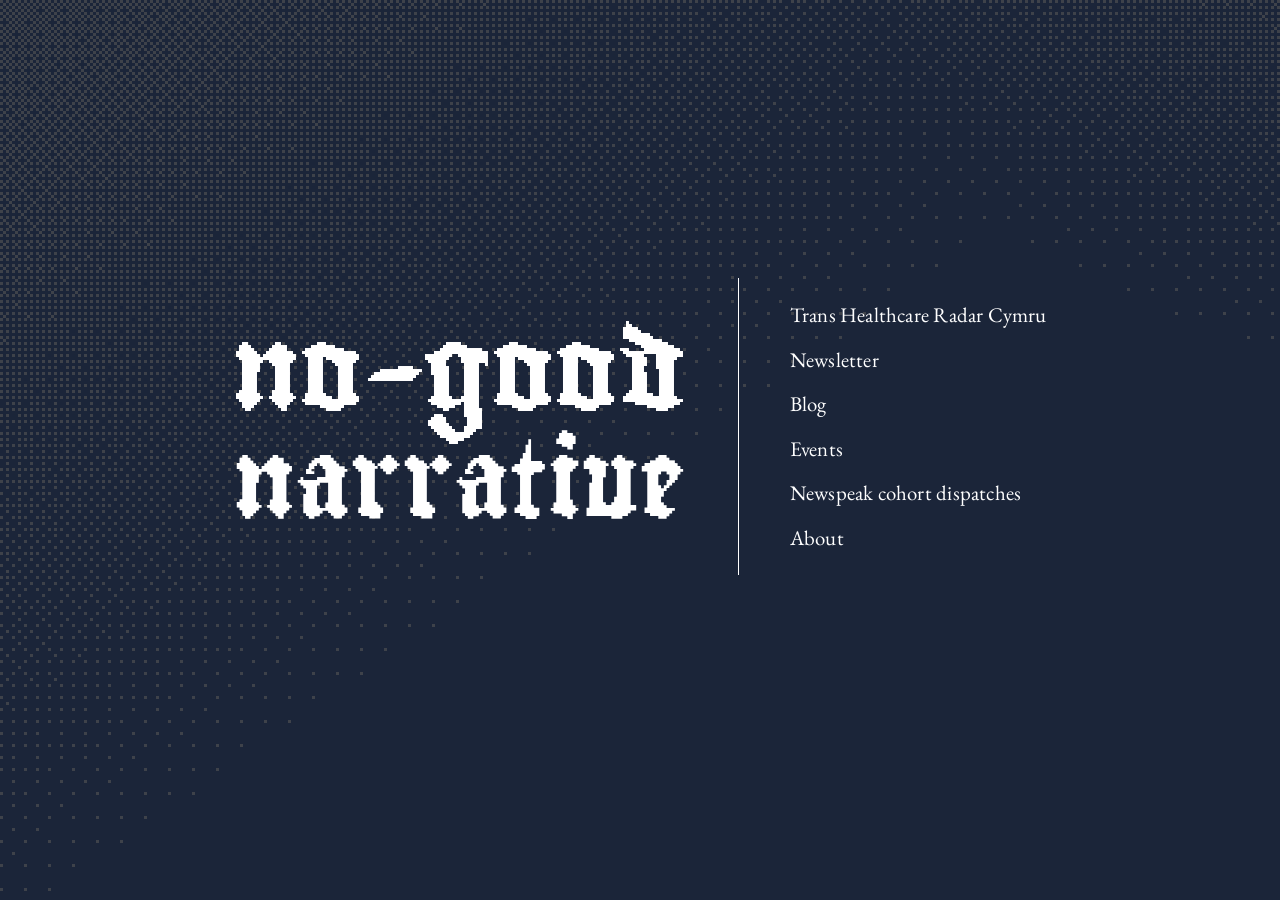
<file: index.html>
<!doctype html>
<html lang="en-GB">
<head>
<meta charset="utf-8">
<meta name="viewport" content="width=device-width, initial-scale=1">
<title>no-good narrative</title>
<meta name="description" content="A DIY label for political technology: tools, research and events.">
<link rel="preconnect" href="https://fonts.googleapis.com">
<link rel="preconnect" href="https://fonts.gstatic.com" crossorigin>
<link href="https://fonts.googleapis.com/css2?family=EB+Garamond&display=swap" rel="stylesheet">
<link rel="stylesheet" href="style.css">
<link rel="icon" href="favicon.ico" sizes="any">
<link rel="icon" type="image/png" href="favicon-32.png">
<link rel="apple-touch-icon" href="apple-touch-icon.png">
</head>
<body>
<canvas id="dither" aria-hidden="true"></canvas>
<main>
  <div class="row">
  <h1>
    <span class="no-good">no-good</span>
    <span class="narrative">narrative</span>
  </h1>

  <hr>

  <!-- A project with no link yet stays a <span class="soon">. -->
  <ul>
    <li><a href="https://www.transhealthcareradarcymru.uk/">Trans Healthcare Radar Cymru</a></li>
    <li><a href="https://substack.com/@nogoodnarrative/">Newsletter</a></li>
    <li><a href="https://www.affordancesandhauntings.uk/">Blog</a></li>
    <li><a href="events.html">Events</a></li>
    <li><a href="https://2026.newspeak.house/">Newspeak cohort dispatches</a></li>
    <li><a href="about.html">About</a></li>
  </ul>
  </div>
</main>

<script src="dither.js"></script>
</body>
</html>
</file>
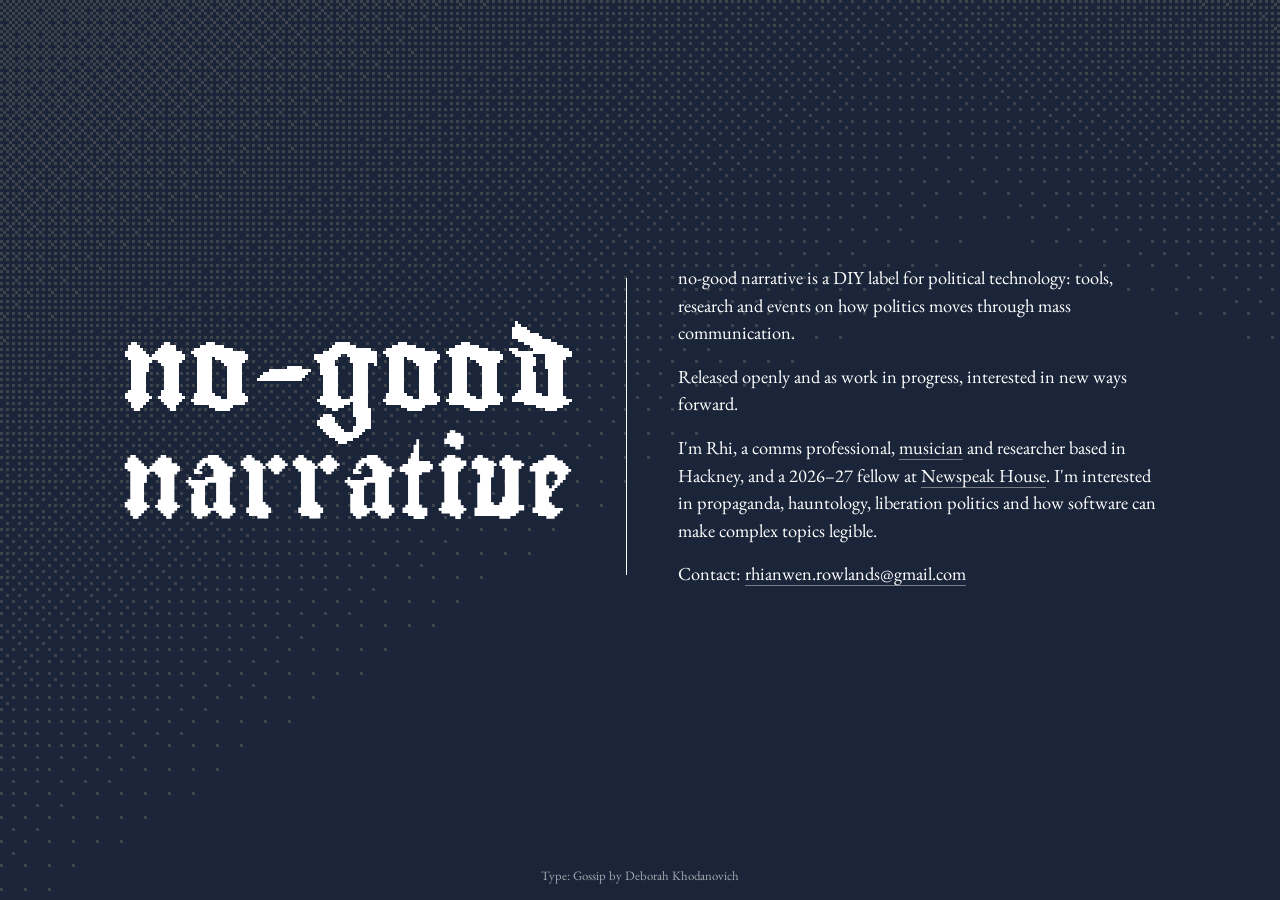
<file: about.html>
<!doctype html>
<html lang="en-GB">
<head>
<meta charset="utf-8">
<meta name="viewport" content="width=device-width, initial-scale=1">
<title>About · no-good narrative</title>
<meta name="description" content="A DIY label for political technology: tools, research and events.">
<link rel="preconnect" href="https://fonts.googleapis.com">
<link rel="preconnect" href="https://fonts.gstatic.com" crossorigin>
<link href="https://fonts.googleapis.com/css2?family=EB+Garamond&display=swap" rel="stylesheet">
<link rel="stylesheet" href="style.css">
<link rel="icon" href="favicon.ico" sizes="any">
<link rel="icon" type="image/png" href="favicon-32.png">
<link rel="apple-touch-icon" href="apple-touch-icon.png">
</head>
<body>
<canvas id="dither" aria-hidden="true"></canvas>
<main>
  <div class="row">
  <h1>
    <a href="index.html" aria-label="no-good narrative, home">
      <span class="no-good">no-good</span>
      <span class="narrative">narrative</span>
    </a>
  </h1>

  <hr>

  <div class="text">
    <p>no-good narrative is a DIY label for political technology: tools, research and events on how politics moves through mass communication.</p>
    <p>Released openly and as work in progress, interested in new ways forward.</p>
    <p>I'm Rhi, a comms professional, <a href="https://open.spotify.com/artist/3zPJhqb7gBjyWjiFcwnsAa">musician</a> and researcher based in Hackney, and a <span style="white-space: nowrap">2026–27</span> fellow at <a href="https://newspeak.house/fellowship">Newspeak House</a>. I'm interested in propaganda, hauntology, liberation politics and how software can make complex topics legible.</p>
    <p>Contact: <a href="mailto:rhianwen.rowlands@gmail.com">rhianwen.rowlands@gmail.com</a></p>
  </div>
  </div>
</main>
<footer class="credit">Type: <a href="http://dvorit.ca/">Gossip by Deborah Khodanovich</a></footer>

<script src="dither.js"></script>
</body>
</html>
</file>
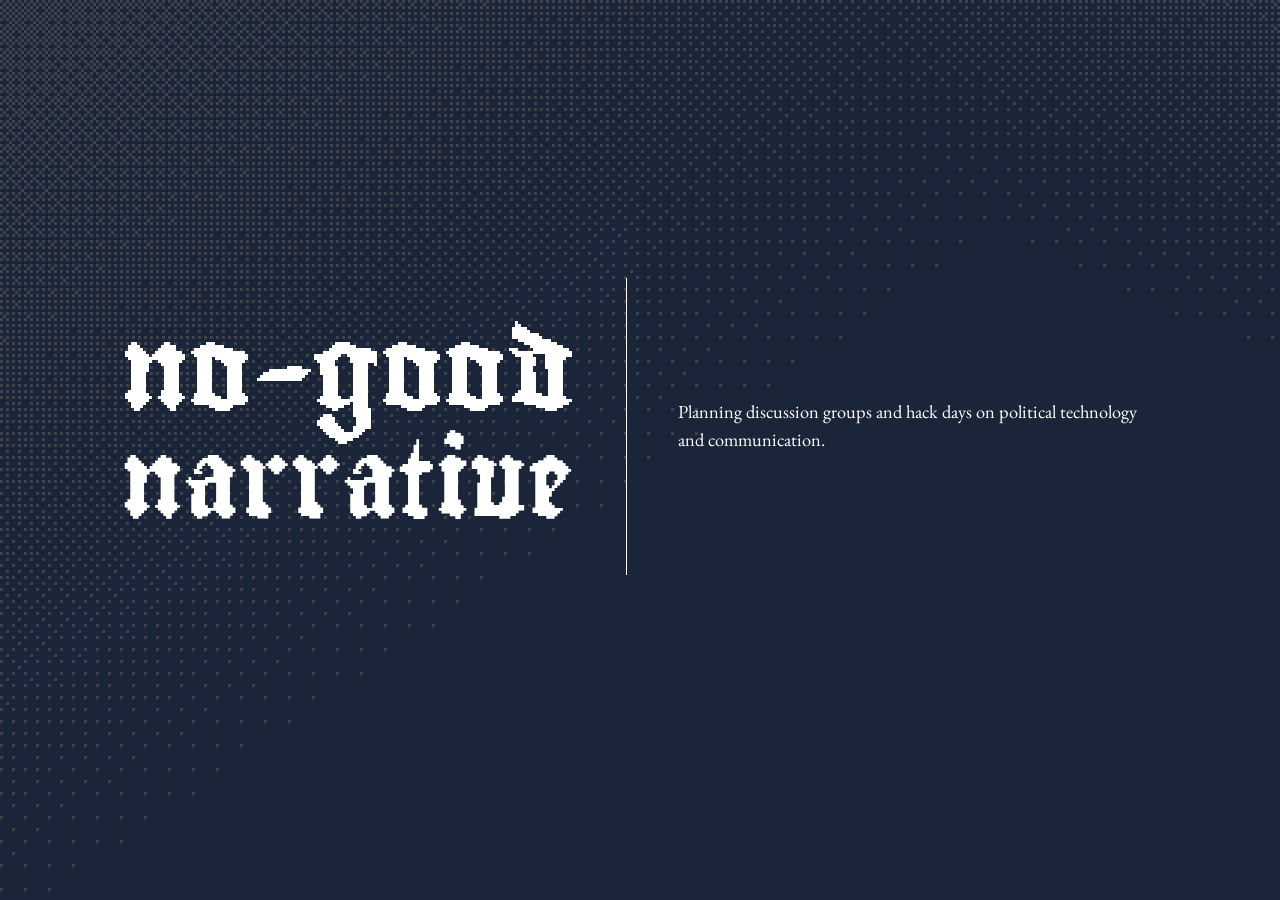
<file: events.html>
<!doctype html>
<html lang="en-GB">
<head>
<meta charset="utf-8">
<meta name="viewport" content="width=device-width, initial-scale=1">
<title>Events · no-good narrative</title>
<meta name="description" content="A DIY label for political technology: tools, research and events.">
<link rel="preconnect" href="https://fonts.googleapis.com">
<link rel="preconnect" href="https://fonts.gstatic.com" crossorigin>
<link href="https://fonts.googleapis.com/css2?family=EB+Garamond&display=swap" rel="stylesheet">
<link rel="stylesheet" href="style.css">
<link rel="icon" href="favicon.ico" sizes="any">
<link rel="icon" type="image/png" href="favicon-32.png">
<link rel="apple-touch-icon" href="apple-touch-icon.png">
</head>
<body>
<canvas id="dither" aria-hidden="true"></canvas>
<main>
  <div class="row">
  <h1>
    <a href="index.html" aria-label="no-good narrative, home">
      <span class="no-good">no-good</span>
      <span class="narrative">narrative</span>
    </a>
  </h1>

  <hr>

  <div class="text">
    <p>Planning discussion groups and hack days on political technology and communication.</p>
  </div>
  </div>
</main>

<script src="dither.js"></script>
</body>
</html>
</file>
<file: style.css>
/* Gossip by Deborah Khodanovich, SIL Open Font License (fonts/OFL.txt). */
@font-face { font-family: "Gossip"; src: url("fonts/Gossip-HighPixel.otf") format("opentype"); font-display: block; }
:root {
  --bg: #1b2539;
  --ink: #ffffff;
  --display: "Gossip", serif;
  --text: "EB Garamond", Garamond, serif;
  --mark: clamp(2.1rem, 8.4vw, 5.25rem);
}
* { box-sizing: border-box; margin: 0; padding: 0; }
html, body { height: 100%; }
body {
  background: var(--bg);
  color: var(--ink);
  font-family: var(--text);
  -webkit-font-smoothing: antialiased;
}
#dither {
  position: fixed;
  inset: 0;
  width: 100%;
  height: 100%;
  image-rendering: pixelated;
  z-index: -1;
}
main {
  min-height: 100%;
  display: flex;
  flex-direction: column;
  align-items: center;
  justify-content: center;
  text-align: center;
  padding: 18vh 16px;
}
.row {
  display: flex;
  align-items: center;
  gap: clamp(1.5rem, 4vw, 3.5rem);
  transform: translateY(-1.5rem);
}
h1 { font-weight: normal; line-height: 1; }
.no-good {
  display: block;
  font-family: var(--display);
  font-size: var(--mark);
}
/* Scaled so "narrative" spans the same width as "no-good". */
.narrative {
  display: block;
  margin-top: 0.4em;
  font-family: var(--display);
  font-size: calc(var(--mark) * 0.92);
  text-align: center;
}
hr {
  align-self: stretch;
  width: 0;
  height: 33vh;
  min-height: 180px;
  margin: auto 0;
  border: 0;
  border-left: 1px solid var(--ink);
}
ul { list-style: none; text-align: left; }
li + li { margin-top: 1.1rem; }
a, .soon {
  color: var(--ink);
  text-decoration: none;
  font-size: 1.3rem;
  letter-spacing: 0.01em;
}
a { border-bottom: 1px solid transparent; transition: border-color 0.2s; }
a:hover, a:focus-visible { border-bottom-color: var(--ink); outline: none; }
.soon::after { content: " (soon)"; font-size: 0.8em; opacity: 0.6; }
.credit {
  position: fixed;
  bottom: 16px;
  left: 0;
  right: 0;
  text-align: center;
  font-size: 0.8rem;
  opacity: 0.6;
}
.credit a { font-size: inherit; letter-spacing: 0; }
h1 a { font-size: inherit; letter-spacing: 0; border: 0; }
.text {
  max-width: 30rem;
  text-align: left;
  font-size: 1.15rem;
  line-height: 1.5;
}
.text p + p { margin-top: 1rem; }
.text a, .text .soon { font-size: inherit; letter-spacing: 0; }
.text a { border-bottom-color: rgba(255, 255, 255, 0.4); }
/* Too narrow for side by side: stack, and the break turns horizontal. */
@media (max-width: 640px) {
  .row { flex-direction: column; gap: 2.5rem; transform: none; }
  ul { text-align: center; }
  hr { align-self: center; width: 33vw; min-width: 140px; height: 0; min-height: 0; border-left: 0; border-top: 1px solid var(--ink); }
}
</file>
